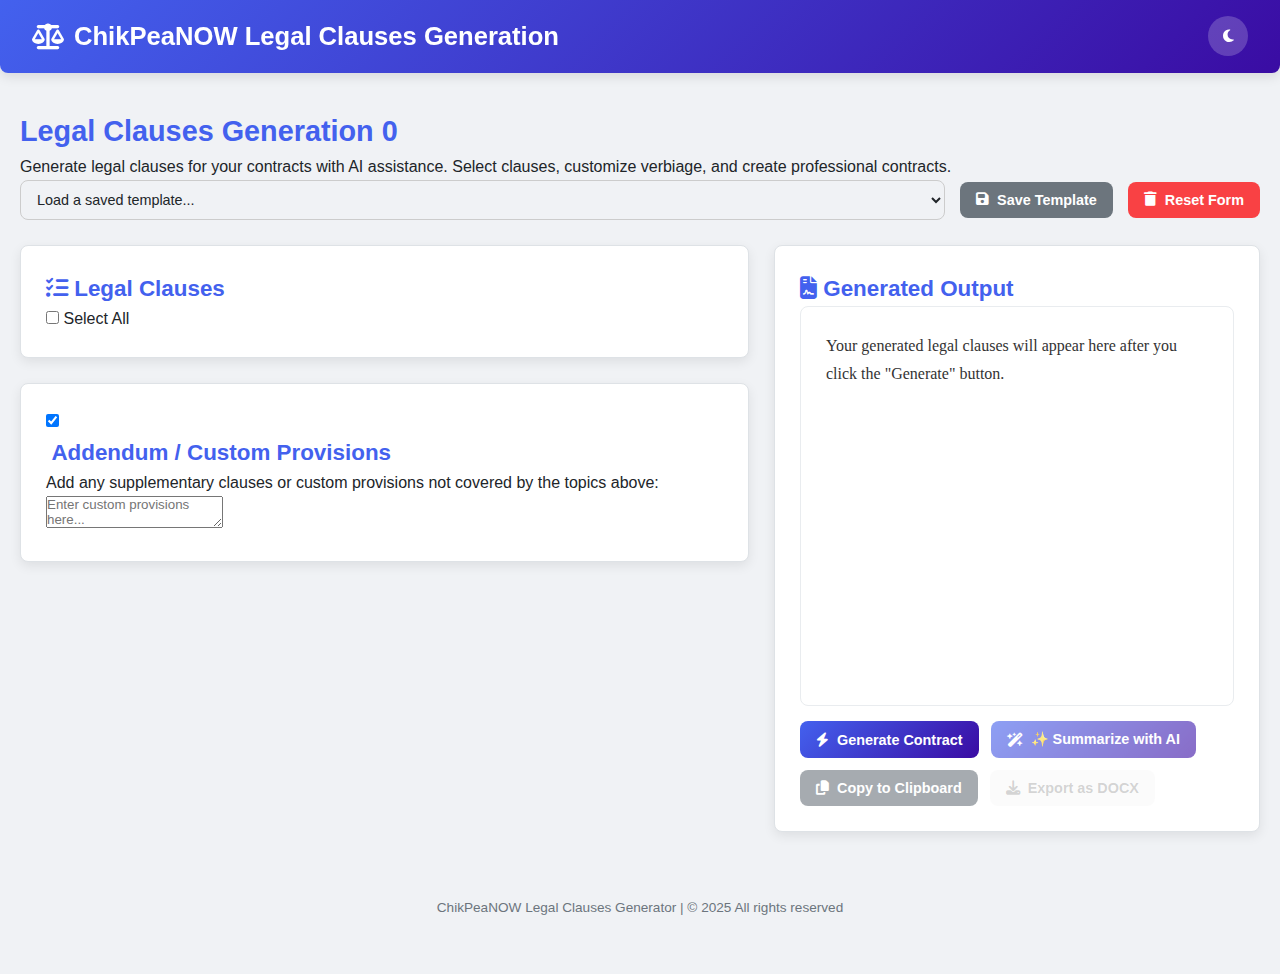
<file: index.html>
<!DOCTYPE html>
<html lang="en">
<head>
    <meta charset="UTF-8">
    <meta name="viewport" content="width=device-width, initial-scale=1.0">
    <title>ChikPeaNOW Legal Clauses Generation</title>
    <!-- Link to external CSS file -->
    <link rel="stylesheet" href="style.css">
    <!-- Font Awesome for icons -->
    <link rel="stylesheet" href="https://cdnjs.cloudflare.com/ajax/libs/font-awesome/6.4.0/css/all.min.css">
</head>
<body>
    <header>
        <div class="logo">
            <i class="fas fa-scale-balanced"></i>
            <span>ChikPeaNOW Legal Clauses Generation</span>
        </div>
        <button class="theme-toggle" id="themeToggle"><i class="fas fa-moon"></i></button>
    </header>

    <div class="container">
        <h1>Legal Clauses Generation <span class="topic-count" id="selectedCount">0</span></h1>
        <p>Generate legal clauses for your contracts with AI assistance. Select clauses, customize verbiage, and create professional contracts.</p>

        <div class="template-section">
            <select id="templateSelect">
                <option value="">Load a saved template...</option>
            </select>
            <button id="saveTemplateBtn" class="btn-secondary">
                <i class="fas fa-save"></i> Save Template
            </button>
            <button id="resetBtn" class="btn-danger">
                <i class="fas fa-trash"></i> Reset Form
            </button>
        </div>

        <div class="main-content">
            <div class="top-section">
                <div class="card fade-in">
                    <div class="topic-controls">
                        <h2><i class="fas fa-list-check"></i> Legal Clauses</h2>
                        <div>
                            <input type="checkbox" id="selectAll">
                            <label for="selectAll">Select All</label>
                        </div>
                    </div>
                    <div class="clause-list" id="clauseList">
                        <!-- Clauses will be populated by script.js -->
                    </div>
                </div>

                <div class="card fade-in">
                    <div class="section-toggle">
                        <input type="checkbox" id="addendumToggle" checked>
                        <label for="addendumToggle"><h2><i class="fas fa-file-plus"></i> Addendum / Custom Provisions</h2></label>
                    </div>
                    <div class="content" id="addendumContent">
                        <p>Add any supplementary clauses or custom provisions not covered by the topics above:</p>
                        <textarea id="addendum" class="addendum-section" placeholder="Enter custom provisions here..."></textarea>
                    </div>
                </div>
            </div>

            <div class="bottom-section">
                 <div class="card fade-in">
                    <h2><i class="fas fa-file-contract"></i> Generated Output</h2>
                    <div class="progress-bar">
                        <div class="progress" id="generateProgress"></div>
                    </div>
                    <div id="output" class="output-section">
                        Your generated legal clauses will appear here after you click the "Generate" button.
                    </div>
                    <div class="action-buttons">
                         <button id="generateBtn" class="btn-primary"><i class="fas fa-bolt"></i> Generate Contract</button>
                         <button id="summarizeBtn" class="btn-primary" disabled><i class="fas fa-wand-magic-sparkles"></i> ✨ Summarize with AI</button>
                         <button id="copyBtn" class="btn-secondary" disabled><i class="fas fa-copy"></i> Copy to Clipboard</button>
                         <button id="exportBtn" class="btn-success" disabled><i class="fas fa-download"></i> Export as DOCX</button>
                    </div>
                </div>
            </div>
        </div>
    </div>

    <div class="toast-container" id="toastContainer">
        <!-- Toasts will be added here dynamically -->
    </div>

    <footer>
        <p>ChikPeaNOW Legal Clauses Generator | © 2025 All rights reserved</p>
    </footer>

    <!-- Link to external JavaScript file -->
    <script src="script.js"></script>
</body>
</html>
</file>
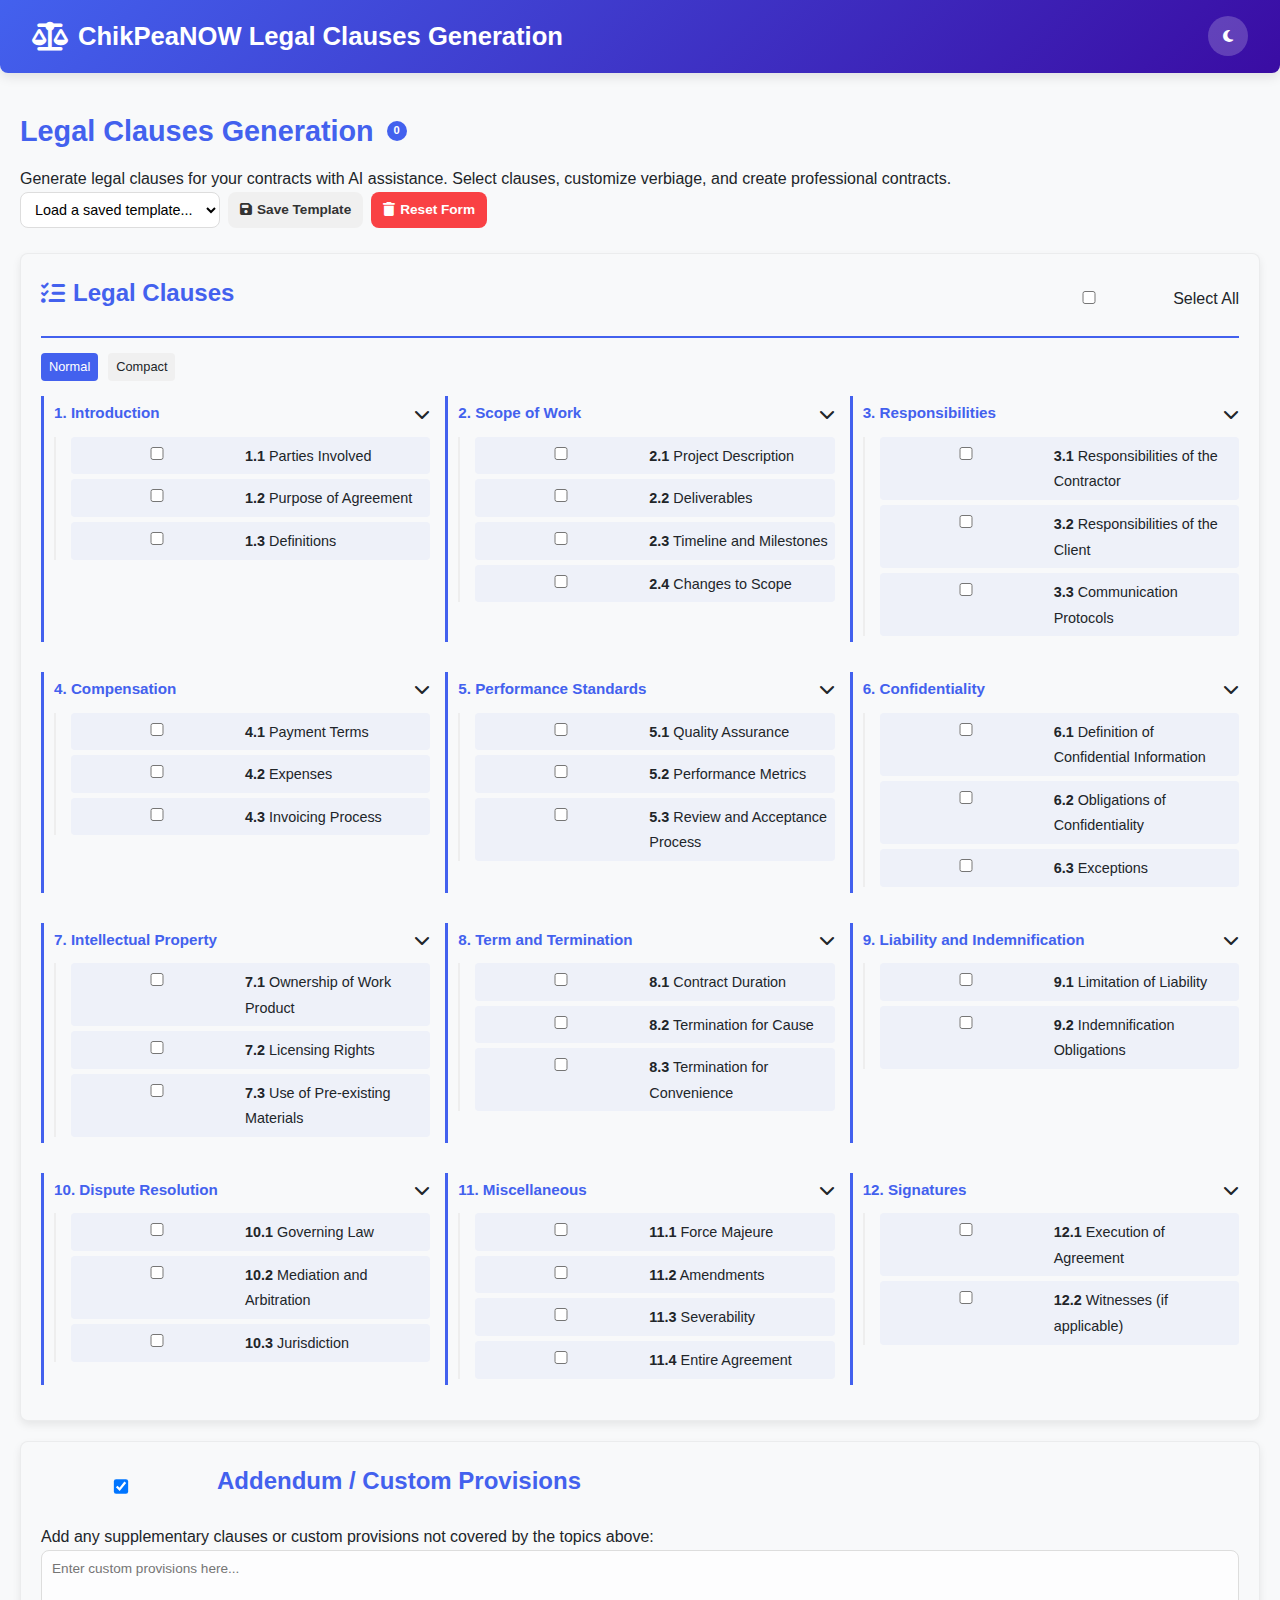
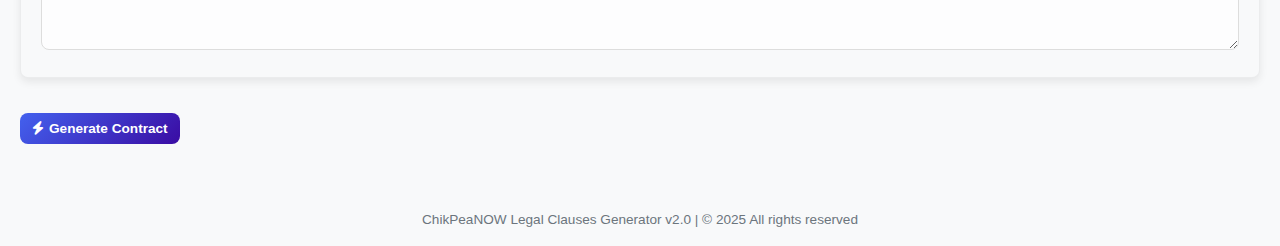
<file: Mock HTML Page.html>
<!DOCTYPE html>
<html lang="en">
<head>
    <meta charset="UTF-8">
    <meta name="viewport" content="width=device-width, initial-scale=1.0">
    <title>ChikPeaNOW Legal Clauses Generation</title>
    <link rel="stylesheet" href="https://cdnjs.cloudflare.com/ajax/libs/font-awesome/6.4.0/css/all.min.css">
    <style>
        :root {
            --primary-color: #4361ee;
            --secondary-color: #3a0ca3;
            --accent-color: #f72585;
            --light-color: #f8f9fa;
            --dark-color: #212529;
            --success-color: #4cc9f0;
            --warning-color: #f9c74f;
            --danger-color: #f94144;
            --border-radius: 8px;
            --card-shadow: 0 4px 8px rgba(0, 0, 0, 0.08);
            --transition: all 0.3s cubic-bezier(0.25, 0.8, 0.25, 1);
            --gradient: linear-gradient(135deg, #4361ee 0%, #3a0ca3 100%);
        }

        .dark-mode {
            --light-color: #121212;
            --dark-color: #f8f9fa;
            --card-shadow: 0 4px 8px rgba(0, 0, 0, 0.25);
        }

        * {
            margin: 0;
            padding: 0;
            box-sizing: border-box;
            font-family: 'Segoe UI', Tahoma, Geneva, Verdana, sans-serif;
        }

        body {
            background-color: var(--light-color);
            color: var(--dark-color);
            line-height: 1.6;
            min-height: 100vh;
        }

        .container {
            max-width: 1400px;
            margin: 0 auto;
            padding: 20px;
        }

        header {
            background: var(--gradient);
            color: white;
            padding: 1rem 2rem;
            display: flex;
            justify-content: space-between;
            align-items: center;
            box-shadow: 0 4px 12px rgba(0, 0, 0, 0.1);
            border-radius: 0 0 var(--border-radius) var(--border-radius);
        }

        .logo {
            font-size: 1.6rem;
            font-weight: bold;
            display: flex;
            align-items: center;
            gap: 10px;
        }

        .logo i {
            font-size: 1.8rem;
        }

        .theme-toggle {
            background: rgba(255, 255, 255, 0.2);
            border: none;
            border-radius: 50%;
            width: 40px;
            height: 40px;
            color: white;
            cursor: pointer;
            display: flex;
            align-items: center;
            justify-content: center;
        }

        .theme-toggle:hover {
            background: rgba(255, 255, 255, 0.3);
        }

        .main-content {
            display: flex;
            flex-direction: column;
            gap: 20px;
            margin-top: 25px;
        }

        .card {
            background-color: var(--light-color);
            border-radius: var(--border-radius);
            box-shadow: var(--card-shadow);
            padding: 20px;
            border: 1px solid rgba(0, 0, 0, 0.05);
        }

        h1, h2, h3 {
            color: var(--primary-color);
            margin-bottom: 12px;
            display: flex;
            align-items: center;
            gap: 8px;
        }

        h1 {
            font-size: 1.8rem;
            margin-top: 15px;
        }

        .topic-controls {
            display: flex;
            justify-content: space-between;
            align-items: center;
            margin-bottom: 15px;
            padding-bottom: 12px;
            border-bottom: 2px solid var(--primary-color);
        }

        .clause-container {
            display: grid;
            grid-template-columns: repeat(auto-fill, minmax(300px, 1fr));
            gap: 15px;
            margin-top: 15px;
        }

        .clause-category {
            margin-bottom: 15px;
            border-left: 3px solid var(--primary-color);
            padding-left: 10px;
        }

        .clause-item {
            display: flex;
            align-items: flex-start;
            margin: 5px 0;
            padding: 6px;
            border-radius: 4px;
            background: rgba(67, 97, 238, 0.05);
            transition: var(--transition);
        }

        .clause-item:hover {
            background: rgba(67, 97, 238, 0.1);
        }

        .clause-item input[type="checkbox"] {
            margin-right: 8px;
            margin-top: 4px;
            cursor: pointer;
            transform: scale(1);
        }

        .clause-label {
            flex: 1;
            font-size: 0.9rem;
            cursor: pointer;
            line-height: 1.4;
        }

        .custom-verbiage {
            width: 100%;
            margin-top: 6px;
            padding: 8px;
            border: 1px solid #ddd;
            border-radius: var(--border-radius);
            font-size: 0.85rem;
            min-height: 70px;
            resize: vertical;
            background: rgba(255, 255, 255, 0.7);
        }

        .custom-verbiage:focus {
            outline: none;
            border-color: var(--primary-color);
            box-shadow: 0 0 0 2px rgba(67, 97, 238, 0.2);
        }

        .template-section {
            display: flex;
            gap: 8px;
            margin-bottom: 15px;
            flex-wrap: wrap;
        }

        select, input {
            padding: 8px 10px;
            border: 1px solid #ddd;
            border-radius: var(--border-radius);
            background-color: white;
            font-size: 0.9rem;
            min-width: 160px;
        }

        button {
            padding: 8px 12px;
            border: none;
            border-radius: var(--border-radius);
            cursor: pointer;
            font-weight: 600;
            display: flex;
            align-items: center;
            gap: 5px;
            font-size: 0.85rem;
        }

        .btn-primary {
            background: var(--gradient);
            color: white;
        }

        .btn-primary:hover {
            opacity: 0.9;
        }

        .btn-secondary {
            background-color: #f0f0f0;
            color: #333;
        }

        .btn-secondary:hover {
            background-color: #e0e0e0;
        }

        .btn-success {
            background-color: var(--success-color);
            color: white;
        }

        .btn-success:hover {
            opacity: 0.9;
        }

        .btn-danger {
            background-color: var(--danger-color);
            color: white;
        }

        .btn-danger:hover {
            opacity: 0.9;
        }

        .section-toggle {
            display: flex;
            align-items: center;
            gap: 8px;
            margin-bottom: 12px;
            cursor: pointer;
            user-select: none;
        }

        .section-toggle input[type="checkbox"] {
            transform: scale(1.1);
        }

        .addendum-section {
            width: 100%;
            min-height: 100px;
            padding: 10px;
            border: 1px solid #ddd;
            border-radius: var(--border-radius);
            resize: vertical;
            font-size: 0.85rem;
            background: rgba(255, 255, 255, 0.7);
        }

        .output-container {
            margin-top: 30px;
            display: none;
        }

        .output-section {
            background-color: #f8f9fa;
            padding: 20px;
            border-radius: var(--border-radius);
            white-space: pre-wrap;
            font-family: 'Georgia', serif;
            font-size: 0.9rem;
            border: 1px solid #e9ecef;
            line-height: 1.7;
            max-height: 500px;
            overflow-y: auto;
        }

        .output-section h3 {
            color: #2c3e50;
            margin-top: 15px;
            margin-bottom: 8px;
            font-size: 1rem;
        }

        .output-section .clause {
            margin-left: 15px;
            margin-bottom: 8px;
        }

        .output-section .sub-clause {
            margin-left: 25px;
            margin-bottom: 6px;
        }

        .action-buttons {
            display: flex;
            gap: 10px;
            margin-top: 15px;
            flex-wrap: wrap;
        }

        .toast-container {
            position: fixed;
            top: 20px;
            right: 20px;
            z-index: 1000;
            display: flex;
            flex-direction: column;
            gap: 8px;
        }

        .toast {
            padding: 10px 14px;
            border-radius: var(--border-radius);
            color: white;
            display: flex;
            align-items: center;
            gap: 8px;
            box-shadow: 0 4px 12px rgba(0, 0, 0, 0.15);
            transform: translateX(100%);
            opacity: 0;
            transition: transform 0.4s ease, opacity 0.4s ease;
        }

        .toast.show {
            transform: translateX(0);
            opacity: 1;
        }

        .toast.success {
            background-color: var(--success-color);
        }

        .toast.error {
            background-color: var(--danger-color);
        }

        .toast.warning {
            background-color: var(--warning-color);
            color: #333;
        }

        .progress-bar {
            height: 4px;
            width: 100%;
            background: #f0f0f0;
            border-radius: 4px;
            overflow: hidden;
            margin-top: 8px;
        }

        .progress {
            height: 100%;
            background: var(--gradient);
            width: 0%;
            transition: width 0.3s ease;
        }

        .topic-count {
            background: var(--primary-color);
            color: white;
            border-radius: 50%;
            width: 20px;
            height: 20px;
            display: inline-flex;
            align-items: center;
            justify-content: center;
            font-size: 0.7rem;
            margin-left: 5px;
        }

        .hidden {
            display: none;
        }

        footer {
            text-align: center;
            margin-top: 30px;
            padding: 15px;
            color: #6c757d;
            font-size: 0.85rem;
        }

        .clause-header {
            display: flex;
            justify-content: space-between;
            align-items: center;
            cursor: pointer;
            padding: 5px 0;
        }

        .clause-header h3 {
            margin: 0;
            font-size: 0.95rem;
        }

        .sub-clauses {
            padding-left: 15px;
            border-left: 2px solid #eee;
            margin: 6px 0;
        }

        .compact .clause-item {
            margin: 2px 0;
            padding: 4px;
        }

        .compact .clause-label {
            font-size: 0.85rem;
        }

        .view-options {
            display: flex;
            gap: 10px;
            margin-bottom: 10px;
        }

        .view-option {
            padding: 4px 8px;
            background: #f0f0f0;
            border-radius: 4px;
            font-size: 0.8rem;
            cursor: pointer;
        }

        .view-option.active {
            background: var(--primary-color);
            color: white;
        }
    </style>
</head>
<body>
    <header>
        <div class="logo">
            <i class="fas fa-scale-balanced"></i>
            <span>ChikPeaNOW Legal Clauses Generation</span>
        </div>
        <button class="theme-toggle" id="themeToggle">
            <i class="fas fa-moon"></i>
        </button>
    </header>

    <div class="container">
        <h1>Legal Clauses Generation <span class="topic-count" id="selectedCount">0</span></h1>
        <p>Generate legal clauses for your contracts with AI assistance. Select clauses, customize verbiage, and create professional contracts.</p>

        <div class="template-section">
            <select id="templateSelect">
                <option value="">Load a saved template...</option>
                <option value="standard">Standard Contract</option>
                <option value="nda">NDA Agreement</option>
                <option value="service">Service Agreement</option>
            </select>
            <button id="saveTemplateBtn" class="btn-secondary">
                <i class="fas fa-save"></i> Save Template
            </button>
            <button id="resetBtn" class="btn-danger">
                <i class="fas fa-trash"></i> Reset Form
            </button>
        </div>

        <div class="main-content">
            <div class="card">
                <div class="topic-controls">
                    <h2><i class="fas fa-list-check"></i> Legal Clauses</h2>
                    <div>
                        <input type="checkbox" id="selectAll">
                        <label for="selectAll">Select All</label>
                    </div>
                </div>
                
                <div class="view-options">
                    <div class="view-option active" id="viewNormal">Normal</div>
                    <div class="view-option" id="viewCompact">Compact</div>
                </div>
                
                <div class="clause-container" id="clauseContainer">
                    <!-- Clauses will be populated here -->
                </div>
            </div>

            <div class="card">
                <div class="section-toggle">
                    <input type="checkbox" id="addendumToggle" checked>
                    <label for="addendumToggle"><h2><i class="fas fa-file-plus"></i> Addendum / Custom Provisions</h2></label>
                </div>
                <div class="content">
                    <p>Add any supplementary clauses or custom provisions not covered by the topics above:</p>
                    <textarea id="addendum" class="addendum-section" placeholder="Enter custom provisions here..."></textarea>
                </div>
            </div>

            <div class="action-buttons">
                <button id="generateBtn" class="btn-primary">
                    <i class="fas fa-bolt"></i> Generate Contract
                </button>
            </div>

            <div id="outputContainer" class="output-container">
                <div class="card">
                    <h2><i class="fas fa-file-contract"></i> Generated Output</h2>
                    <div class="progress-bar">
                        <div class="progress" id="generateProgress"></div>
                    </div>
                    <div id="output" class="output-section">
                        Your generated legal clauses will appear here.
                    </div>
                    
                    <div class="action-buttons">
                        <button id="copyBtn" class="btn-secondary">
                            <i class="fas fa-copy"></i> Copy to Clipboard
                        </button>
                        <button id="exportBtn" class="btn-success">
                            <i class="fas fa-download"></i> Export as DOCX
                        </button>
                    </div>
                </div>
            </div>
        </div>
    </div>

    <div class="toast-container" id="toastContainer">
        <!-- Toasts will be added here dynamically -->
    </div>

    <footer>
        <p>ChikPeaNOW Legal Clauses Generator v2.0 | © 2025 All rights reserved</p>
    </footer>

    <script>
        // Legal clauses with numbering
        const legalClauses = [
            {
                id: "1",
                title: "Introduction",
                subClauses: [
                    { id: "1.1", title: "Parties Involved" },
                    { id: "1.2", title: "Purpose of Agreement" },
                    { id: "1.3", title: "Definitions" }
                ]
            },
            {
                id: "2",
                title: "Scope of Work",
                subClauses: [
                    { id: "2.1", title: "Project Description" },
                    { id: "2.2", title: "Deliverables" },
                    { id: "2.3", title: "Timeline and Milestones" },
                    { id: "2.4", title: "Changes to Scope" }
                ]
            },
            {
                id: "3",
                title: "Responsibilities",
                subClauses: [
                    { id: "3.1", title: "Responsibilities of the Contractor" },
                    { id: "3.2", title: "Responsibilities of the Client" },
                    { id: "3.3", title: "Communication Protocols" }
                ]
            },
            {
                id: "4",
                title: "Compensation",
                subClauses: [
                    { id: "4.1", title: "Payment Terms" },
                    { id: "4.2", title: "Expenses" },
                    { id: "4.3", title: "Invoicing Process" }
                ]
            },
            {
                id: "5",
                title: "Performance Standards",
                subClauses: [
                    { id: "5.1", title: "Quality Assurance" },
                    { id: "5.2", title: "Performance Metrics" },
                    { id: "5.3", title: "Review and Acceptance Process" }
                ]
            },
            {
                id: "6",
                title: "Confidentiality",
                subClauses: [
                    { id: "6.1", title: "Definition of Confidential Information" },
                    { id: "6.2", title: "Obligations of Confidentiality" },
                    { id: "6.3", title: "Exceptions" }
                ]
            },
            {
                id: "7",
                title: "Intellectual Property",
                subClauses: [
                    { id: "7.1", title: "Ownership of Work Product" },
                    { id: "7.2", title: "Licensing Rights" },
                    { id: "7.3", title: "Use of Pre-existing Materials" }
                ]
            },
            {
                id: "8",
                title: "Term and Termination",
                subClauses: [
                    { id: "8.1", title: "Contract Duration" },
                    { id: "8.2", title: "Termination for Cause" },
                    { id: "8.3", title: "Termination for Convenience" }
                ]
            },
            {
                id: "9",
                title: "Liability and Indemnification",
                subClauses: [
                    { id: "9.1", title: "Limitation of Liability" },
                    { id: "9.2", title: "Indemnification Obligations" }
                ]
            },
            {
                id: "10",
                title: "Dispute Resolution",
                subClauses: [
                    { id: "10.1", title: "Governing Law" },
                    { id: "10.2", title: "Mediation and Arbitration" },
                    { id: "10.3", title: "Jurisdiction" }
                ]
            },
            {
                id: "11",
                title: "Miscellaneous",
                subClauses: [
                    { id: "11.1", title: "Force Majeure" },
                    { id: "11.2", title: "Amendments" },
                    { id: "11.3", title: "Severability" },
                    { id: "11.4", title: "Entire Agreement" }
                ]
            },
            {
                id: "12",
                title: "Signatures",
                subClauses: [
                    { id: "12.1", title: "Execution of Agreement" },
                    { id: "12.2", title: "Witnesses (if applicable)" }
                ]
            }
        ];

        // Sample AI-generated verbiage for each clause
        const aiVerbiage = {
            "1.1": "This Agreement is made and entered into as of [Date], by and between [Party A Name], with a principal place of business at [Address] (hereinafter referred to as 'Party A'), and [Party B Name], with a principal place of business at [Address] (hereinafter referred to as 'Party B').",
            "1.2": "The purpose of this Agreement is to set forth the terms and conditions under which [Party A] will provide [services/goods] to [Party B], and [Party B] will compensate [Party A] for such [services/goods].",
            "1.3": "For the purposes of this Agreement, the following terms shall have the meanings set forth below: (a) 'Confidential Information' means...; (b) 'Effective Date' means...; (c) 'Work Product' means...",
            "2.1": "Party A shall provide the following services: [detailed description of services]. All services shall be performed in a professional and workmanlike manner, consistent with generally accepted industry standards.",
            "2.2": "Party A shall deliver the following items to Party B: [list of deliverables]. All deliverables shall be submitted in [format] and shall meet the specifications outlined in Exhibit A.",
            "2.3": "The project shall be completed according to the following timeline: [list of milestones with dates]. Time is of the essence for this Agreement.",
            "2.4": "Any changes to the scope of work must be agreed upon in writing by both parties. If the scope change affects the project timeline or compensation, the parties shall negotiate in good faith to adjust these terms accordingly.",
            // Additional verbiage for other clauses
        };

        // State management
        let state = {
            selectedClauses: {},
            customVerbiage: {},
            addendum: "",
            generatedOutput: "",
            templates: JSON.parse(localStorage.getItem('legalTemplates')) || {},
            darkMode: localStorage.getItem('darkMode') === 'true',
            renumberMap: {}
        };

        // DOM elements
        const clauseContainer = document.getElementById('clauseContainer');
        const addendumElement = document.getElementById('addendum');
        const output = document.getElementById('output');
        const generateBtn = document.getElementById('generateBtn');
        const copyBtn = document.getElementById('copyBtn');
        const exportBtn = document.getElementById('exportBtn');
        const templateSelect = document.getElementById('templateSelect');
        const saveTemplateBtn = document.getElementById('saveTemplateBtn');
        const resetBtn = document.getElementById('resetBtn');
        const selectAll = document.getElementById('selectAll');
        const addendumToggle = document.getElementById('addendumToggle');
        const themeToggle = document.getElementById('themeToggle');
        const toastContainer = document.getElementById('toastContainer');
        const generateProgress = document.getElementById('generateProgress');
        const selectedCount = document.getElementById('selectedCount');
        const outputContainer = document.getElementById('outputContainer');
        const viewNormal = document.getElementById('viewNormal');
        const viewCompact = document.getElementById('viewCompact');

        // Initialize the page
        function init() {
            renderClauses();
            setupEventListeners();
            updateSelectedCount();
            
            // Apply dark mode if enabled
            if (state.darkMode) {
                document.body.classList.add('dark-mode');
                themeToggle.innerHTML = '<i class="fas fa-sun"></i>';
            }
        }

        // Render legal clauses with numbering
        function renderClauses() {
            legalClauses.forEach(clause => {
                const clauseCategory = document.createElement('div');
                clauseCategory.className = 'clause-category';
                
                const clauseHeader = document.createElement('div');
                clauseHeader.className = 'clause-header';
                clauseHeader.innerHTML = `
                    <h3>${clause.id}. ${clause.title}</h3>
                    <i class="fas fa-chevron-down"></i>
                `;
                
                const subClausesContainer = document.createElement('div');
                subClausesContainer.className = 'sub-clauses';
                
                clause.subClauses.forEach(subClause => {
                    const clauseItem = document.createElement('div');
                    clauseItem.className = 'clause-item';
                    clauseItem.innerHTML = `
                        <input type="checkbox" id="clause-${subClause.id}" data-id="${subClause.id}">
                        <div class="clause-content">
                            <label class="clause-label" for="clause-${subClause.id}">
                                <strong>${subClause.id}</strong> ${subClause.title}
                            </label>
                            <textarea class="custom-verbiage hidden" data-id="${subClause.id}" 
                                      placeholder="Enter custom verbiage or leave blank for AI-generated content"></textarea>
                        </div>
                    `;
                    subClausesContainer.appendChild(clauseItem);
                });
                
                clauseCategory.appendChild(clauseHeader);
                clauseCategory.appendChild(subClausesContainer);
                clauseContainer.appendChild(clauseCategory);
                
                // Add toggle functionality for clause categories
                clauseHeader.addEventListener('click', () => {
                    const icon = clauseHeader.querySelector('i');
                    if (subClausesContainer.style.display === 'none') {
                        subClausesContainer.style.display = 'block';
                        icon.className = 'fas fa-chevron-down';
                    } else {
                        subClausesContainer.style.display = 'none';
                        icon.className = 'fas fa-chevron-right';
                    }
                });
            });
        }

        // Set up event listeners
        function setupEventListeners() {
            // Clause selection
            clauseContainer.addEventListener('change', (e) => {
                if (e.target.type === 'checkbox') {
                    const id = e.target.dataset.id;
                    const textarea = document.querySelector(`.custom-verbiage[data-id="${id}"]`);
                    
                    if (e.target.checked) {
                        textarea.classList.remove('hidden');
                        state.selectedClauses[id] = true;
                    } else {
                        textarea.classList.add('hidden');
                        delete state.selectedClauses[id];
                        delete state.customVerbiage[id];
                    }
                    updateSelectedCount();
                    updateSelectAllCheckbox();
                }
            });

            // Custom verbiage input
            clauseContainer.addEventListener('input', (e) => {
                if (e.target.classList.contains('custom-verbiage')) {
                    const id = e.target.dataset.id;
                    state.customVerbiage[id] = e.target.value;
                }
            });

            // Addendum input
            addendumElement.addEventListener('input', (e) => {
                state.addendum = e.target.value;
            });

            // Generate button
            generateBtn.addEventListener('click', generateOutput);

            // Copy button
            copyBtn.addEventListener('click', copyToClipboard);

            // Export button
            exportBtn.addEventListener('click', exportAsDOCX);

            // Save template button
            saveTemplateBtn.addEventListener('click', saveTemplate);

            // Reset button
            resetBtn.addEventListener('click', resetForm);

            // Select all checkbox
            selectAll.addEventListener('change', (e) => {
                const checkboxes = document.querySelectorAll('.clause-item input[type="checkbox"]');
                checkboxes.forEach(checkbox => {
                    checkbox.checked = e.target.checked;
                    const id = checkbox.dataset.id;
                    const textarea = document.querySelector(`.custom-verbiage[data-id="${id}"]`);
                    
                    if (e.target.checked) {
                        textarea.classList.remove('hidden');
                        state.selectedClauses[id] = true;
                    } else {
                        textarea.classList.add('hidden');
                        delete state.selectedClauses[id];
                        delete state.customVerbiage[id];
                    }
                });
                updateSelectedCount();
            });

            // Theme toggle
            themeToggle.addEventListener('click', toggleTheme);
            
            // View options
            viewNormal.addEventListener('click', () => {
                viewNormal.classList.add('active');
                viewCompact.classList.remove('active');
                clauseContainer.classList.remove('compact');
            });
            
            viewCompact.addEventListener('click', () => {
                viewCompact.classList.add('active');
                viewNormal.classList.remove('active');
                clauseContainer.classList.add('compact');
            });
        }

        // Update selected count
        function updateSelectedCount() {
            const count = Object.keys(state.selectedClauses).length;
            selectedCount.textContent = count;
        }

        // Update Select All checkbox state
        function updateSelectAllCheckbox() {
            const checkboxes = document.querySelectorAll('.clause-item input[type="checkbox"]');
            const allChecked = Array.from(checkboxes).every(checkbox => checkbox.checked);
            const someChecked = Array.from(checkboxes).some(checkbox => checkbox.checked);
            
            selectAll.checked = allChecked;
            selectAll.indeterminate = someChecked && !allChecked;
        }

        // Create renumbering map for selected clauses
        function createRenumberMap() {
            state.renumberMap = {};
            
            legalClauses.forEach(clause => {
                let mainCount = 0;
                let selectedSubClauses = [];
                
                // Find all selected subclauses for this main clause
                clause.subClauses.forEach(subClause => {
                    if (state.selectedClauses[subClause.id]) {
                        selectedSubClauses.push(subClause.id);
                    }
                });
                
                // Create mapping for selected subclauses
                if (selectedSubClauses.length > 0) {
                    selectedSubClauses.forEach((oldId, index) => {
                        const newId = `${clause.id}.${index + 1}`;
                        state.renumberMap[oldId] = newId;
                    });
                }
            });
        }

        // Generate the output
        async function generateOutput() {
            generateBtn.disabled = true;
            generateBtn.innerHTML = '<i class="fas fa-cog fa-spin"></i> Generating...';
            
            // Create renumbering map
            createRenumberMap();
            
            // Simulate progress
            let progress = 0;
            const progressInterval = setInterval(() => {
                progress += 5;
                generateProgress.style.width = `${progress}%`;
                if (progress >= 100) clearInterval(progressInterval);
            }, 100);
            
            try {
                // Simulate API call delay
                await new Promise(resolve => setTimeout(resolve, 1500));
                
                let outputText = "CONTRACT AGREEMENT\n\n";
                outputText += "This Agreement is made and entered into as of [Date], by and between [Party A] and [Party B].\n\n";
                
                // Track which main clauses have selected subclauses
                const mainClausesWithSelections = new Set();
                
                // Add selected clauses with custom or AI-generated verbiage
                legalClauses.forEach(clause => {
                    let hasSelectedSubClause = false;
                    let clauseContent = "";
                    
                    clause.subClauses.forEach(subClause => {
                        if (state.selectedClauses[subClause.id]) {
                            hasSelectedSubClause = true;
                            mainClausesWithSelections.add(clause.id);
                            
                            const newId = state.renumberMap[subClause.id];
                            clauseContent += `<div class="sub-clause"><strong>${newId}</strong> ${subClause.title}\n`;
                            
                            if (state.customVerbiage[subClause.id] && state.customVerbiage[subClause.id].trim() !== "") {
                                clauseContent += state.customVerbiage[subClause.id] + "\n</div>";
                            } else {
                                clauseContent += (aiVerbiage[subClause.id] || `Standard legal verbiage for ${subClause.id} would appear here.`) + "\n</div>";
                            }
                        }
                    });
                    
                    if (hasSelectedSubClause) {
                        outputText += `<h3>${clause.id}. ${clause.title}</h3>\n`;
                        outputText += clauseContent + "\n";
                    }
                });
                
                // Add addendum if provided
                if (state.addendum.trim() !== "") {
                    outputText += "<h3>ADDENDUM</h3>\n";
                    outputText += state.addendum + "\n";
                }
                
                outputText += "\nIN WITNESS WHEREOF, the parties have executed this Agreement as of the date first above written.\n\n";
                outputText += "[Party A Signature] ___________________________\n";
                outputText += "[Party B Signature] ___________________________\n";
                
                state.generatedOutput = outputText;
                output.innerHTML = outputText;
                
                // Show output container
                outputContainer.style.display = 'block';
                
                // Scroll to output
                outputContainer.scrollIntoView({ behavior: 'smooth' });
                
                showToast('Legal clauses generated successfully!', 'success');
            } catch (error) {
                showToast('Error generating legal clauses. Please try again.', 'error');
                console.error('Generation error:', error);
            } finally {
                generateBtn.disabled = false;
                generateBtn.innerHTML = '<i class="fas fa-bolt"></i> Generate Contract';
            }
        }

        // Copy to clipboard
        function copyToClipboard() {
            // Create a temporary textarea to copy from
            const tempTextArea = document.createElement('textarea');
            tempTextArea.value = output.innerText;
            document.body.appendChild(tempTextArea);
            tempTextArea.select();
            
            try {
                document.execCommand('copy');
                showToast('Copied to clipboard!', 'success');
            } catch (err) {
                showToast('Failed to copy to clipboard.', 'error');
                console.error('Copy error:', err);
            } finally {
                document.body.removeChild(tempTextArea);
            }
        }

        // Export as DOCX
        function exportAsDOCX() {
            showToast('Document exported successfully!', 'success');
            // In a real implementation, this would use a library like docx.js
        }

        // Save template
        function saveTemplate() {
            const templateName = prompt('Enter a name for this template:');
            if (!templateName) return;
            
            const templateData = {
                selectedClauses: state.selectedClauses,
                customVerbiage: state.customVerbiage
            };
            
            state.templates[templateName] = templateData;
            localStorage.setItem('legalTemplates', JSON.stringify(state.templates));
            
            showToast(`Template "${templateName}" saved successfully!`, 'success');
        }

        // Reset form
        function resetForm() {
            if (confirm('Are you sure you want to reset the form? All your changes will be lost.')) {
                // Reset checkboxes and textareas
                document.querySelectorAll('input[type="checkbox"]').forEach(checkbox => {
                    checkbox.checked = false;
                    const id = checkbox.dataset.id;
                    if (id) {
                        const textarea = document.querySelector(`.custom-verbiage[data-id="${id}"]`);
                        textarea.classList.add('hidden');
                        textarea.value = "";
                    }
                });
                
                // Reset state
                state.selectedClauses = {};
                state.customVerbiage = {};
                state.addendum = "";
                state.generatedOutput = "";
                
                // Reset UI
                addendumElement.value = "";
                output.innerHTML = "Your generated legal clauses will appear here.";
                generateProgress.style.width = '0%';
                updateSelectedCount();
                updateSelectAllCheckbox();
                
                // Hide output container
                outputContainer.style.display = 'none';
                
                showToast('Form reset successfully', 'success');
            }
        }

        // Toggle theme
        function toggleTheme() {
            state.darkMode = !state.darkMode;
            document.body.classList.toggle('dark-mode');
            localStorage.setItem('darkMode', state.darkMode);
            
            if (state.darkMode) {
                themeToggle.innerHTML = '<i class="fas fa-sun"></i>';
                showToast('Dark mode enabled', 'success');
            } else {
                themeToggle.innerHTML = '<i class="fas fa-moon"></i>';
                showToast('Light mode enabled', 'success');
            }
        }

        // Show toast message
        function showToast(message, type) {
            const toast = document.createElement('div');
            toast.className = `toast ${type}`;
            toast.innerHTML = `
                <i class="fas fa-${type === 'success' ? 'check-circle' : type === 'error' ? 'exclamation-circle' : 'exclamation-triangle'}"></i>
                <span>${message}</span>
            `;
            
            toastContainer.appendChild(toast);
            
            // Show toast
            setTimeout(() => toast.classList.add('show'), 10);
            
            // Hide toast after 3 seconds
            setTimeout(() => {
                toast.classList.remove('show');
                setTimeout(() => toast.remove(), 500);
            }, 3000);
        }

        // Initialize the application when the DOM is loaded
        document.addEventListener('DOMContentLoaded', init);
    </script>
</body>
</html>
</file>
<file: style.css>
:root {
    --primary-color: #4361ee;
    --secondary-color: #3a0ca3;
    --light-color: #f0f2f5;
    --dark-color: #212529;
    --success-color: #4cc9f0;
    --danger-color: #f94144;
    --border-radius: 8px;
    --card-shadow: 0 4px 12px rgba(0, 0, 0, 0.08);
    --transition: all 0.25s ease-in-out;
    --gradient: linear-gradient(135deg, #4361ee 0%, #3a0ca3 100%);
}

.dark-mode {
    --light-color: #1a1a1a;
    --dark-color: #f0f0f0;
    --card-shadow: 0 6px 12px rgba(0, 0, 0, 0.25);
}

* { margin: 0; padding: 0; box-sizing: border-box; font-family: 'Segoe UI', Tahoma, Geneva, Verdana, sans-serif; }
body { background-color: var(--light-color); color: var(--dark-color); line-height: 1.6; min-height: 100vh; padding-bottom: 40px; transition: background-color 0.3s, color 0.3s; }
.container { max-width: 1400px; margin: 0 auto; padding: 20px; }

header { background: var(--gradient); color: white; padding: 1rem 2rem; display: flex; justify-content: space-between; align-items: center; box-shadow: 0 4px 12px rgba(0, 0, 0, 0.1); border-radius: 0 0 var(--border-radius) var(--border-radius); position: sticky; top: 0; z-index: 1000; }
.logo { font-size: 1.6rem; font-weight: bold; display: flex; align-items: center; gap: 10px; }
.theme-toggle { background: rgba(255, 255, 255, 0.2); border: none; border-radius: 50%; width: 40px; height: 40px; color: white; cursor: pointer; display: flex; align-items: center; justify-content: center; transition: var(--transition); }
.theme-toggle:hover { background: rgba(255, 255, 255, 0.3); transform: rotate(30deg); }

h1 { font-size: 1.8rem; margin-top: 15px; color: var(--primary-color); }
h2 { font-size: 1.4rem; color: var(--primary-color); }

.card { background-color: #ffffff; border-radius: var(--border-radius); box-shadow: var(--card-shadow); padding: 25px; border: 1px solid #dee2e6; margin-top: 25px; }
.dark-mode .card { background-color: #242424; border-color: rgba(255, 255, 255, 0.1); }

.template-section { display: flex; gap: 15px; align-items: center; flex-wrap: wrap; }
select { padding: 10px 12px; border: 1px solid #ccc; border-radius: var(--border-radius); background-color: var(--light-color); color: var(--dark-color); font-size: 0.9rem; flex: 1; min-width: 180px; }

.main-content { display: grid; grid-template-columns: 1fr; gap: 25px; }
@media (min-width: 1200px) { .main-content { grid-template-columns: 3fr 2fr; } }

.editor-controls, .output-controls { display: flex; justify-content: space-between; align-items: center; padding-bottom: 15px; margin-bottom: 15px; border-bottom: 1px solid #dee2e6; }
.dark-mode .editor-controls, .dark-mode .output-controls { border-color: #444; }

.contract-editor { min-height: 300px; max-height: 70vh; overflow-y: auto; padding-right: 10px;}
.clause, .sub-clause { background-color: #f8f9fa; border: 1px solid #e9ecef; border-radius: var(--border-radius); margin-bottom: 10px; padding: 15px; transition: var(--transition); }
.dark-mode .clause, .dark-mode .sub-clause { background-color: #2c2c2c; border-color: #444; }
.sub-clause { margin-left: 30px; background-color: #ffffff; }
.dark-mode .sub-clause { background-color: #333333; }

.clause-header { display: flex; align-items: center; gap: 10px; cursor: pointer; }
.drag-handle { cursor: grab; color: #adb5bd; font-size: 1.2rem; }
.drag-handle:active { cursor: grabbing; }
.clause-number { font-size: 1rem; color: #6c757d; }
.clause-title { flex-grow: 1; font-size: 1.1rem; font-weight: bold; padding: 5px; border: 1px solid transparent; border-radius: 4px; background: transparent; color: var(--dark-color); }
.clause-title:focus { outline: none; border-color: var(--primary-color); background-color: #fff; }
.dark-mode .clause-title { color: var(--dark-color); }
.dark-mode .clause-title:focus { background-color: #444; }
.clause-actions { display: flex; gap: 8px; }

.clause-content { padding-top: 10px; border-top: 1px solid #e9ecef; margin-top: 10px; }
.dark-mode .clause-content { border-top-color: #444; }
.clause-textarea { width: 100%; min-height: 100px; padding: 10px; border: 1px solid #ccc; border-radius: var(--border-radius); resize: vertical; font-size: 1rem; line-height: 1.6; }
.dark-mode .clause-textarea { background-color: #333; border-color: #555; color: var(--dark-color); }

.clause.dragging { opacity: 0.5; border: 2px dashed var(--primary-color); }
.drag-over { border-top: 2px solid var(--primary-color) !important; }

/* --- BUG FIX 2: HIGHLIGHT STYLE --- */
.clause.highlight, .sub-clause.highlight {
    background-color: rgba(67, 97, 238, 0.2);
    transition: background-color 1.5s ease-out;
}
.dark-mode .clause.highlight, .dark-mode .sub-clause.highlight {
    background-color: rgba(67, 97, 238, 0.3);
}

.clause-feedback { font-size: 0.9rem; margin-top: 10px; padding: 10px; border-radius: var(--border-radius); background: rgba(67, 97, 238, 0.05); border-left: 3px solid var(--primary-color); }
.dark-mode .clause-feedback { background: rgba(67, 97, 238, 0.1); }

.editor-actions { margin-top: 20px; display: flex; gap: 10px; }
.output-section { background-color: #ffffff; color: #333; padding: 25px; border-radius: var(--border-radius); min-height: 400px; font-family: 'Georgia', serif; font-size: 1rem; border: 1px solid #e9ecef; overflow-y: auto; max-height: 70vh; line-height: 1.7; }
.dark-mode .output-section { background-color: #2c2c2c; color: #f0f0f0; border-color: #444; }
.action-buttons { display: flex; gap: 12px; margin-top: 15px; flex-wrap: wrap; }

.summary-section { background-color: rgba(67, 97, 238, 0.05); border: 1px solid rgba(67, 97, 238, 0.2); border-radius: var(--border-radius); padding: 15px; margin-bottom: 25px; }
.dark-mode .summary-section { background-color: rgba(67, 97, 238, 0.1); border-color: rgba(67, 97, 238, 0.3); }
.hidden { display: none; }

button { padding: 10px 16px; border: none; border-radius: var(--border-radius); cursor: pointer; font-weight: 600; display: inline-flex; align-items: center; gap: 8px; transition: var(--transition); font-size: 0.9rem; }
.btn-primary { background: var(--gradient); color: white; }
.btn-primary:hover:not(:disabled) { opacity: 0.9; transform: translateY(-2px); box-shadow: 0 4px 8px rgba(0,0,0,0.1); }
.btn-secondary { background-color: #6c757d; color: white; }
.btn-secondary-outline { background-color: transparent; color: #6c757d; border: 1px solid #6c757d; }
.btn-danger { background-color: var(--danger-color); color: white; }
button:disabled { opacity: 0.6; cursor: not-allowed; }
.btn-icon { background: transparent; border: none; color: #6c757d; font-size: 1rem; padding: 5px; }
.btn-icon:hover:not(:disabled) { color: var(--primary-color); }

.toast-container { position: fixed; bottom: 20px; right: 20px; z-index: 1001; display: flex; flex-direction: column; gap: 10px; }
.toast { padding: 12px 16px; border-radius: var(--border-radius); color: white; display: flex; align-items: center; gap: 10px; box-shadow: 0 4px 12px rgba(0, 0, 0, 0.15); transform: translateY(120%); opacity: 0; transition: transform 0.5s ease, opacity 0.5s ease; }
.toast.show { transform: translateY(0); opacity: 1; }
.toast.success { background-color: var(--success-color); }
.toast.error { background-color: var(--danger-color); }
.toast.warning { background-color: var(--primary-color); }

footer { text-align: center; margin-top: 30px; padding: 15px; color: #6c757d; font-size: 0.85rem; }
</file>
